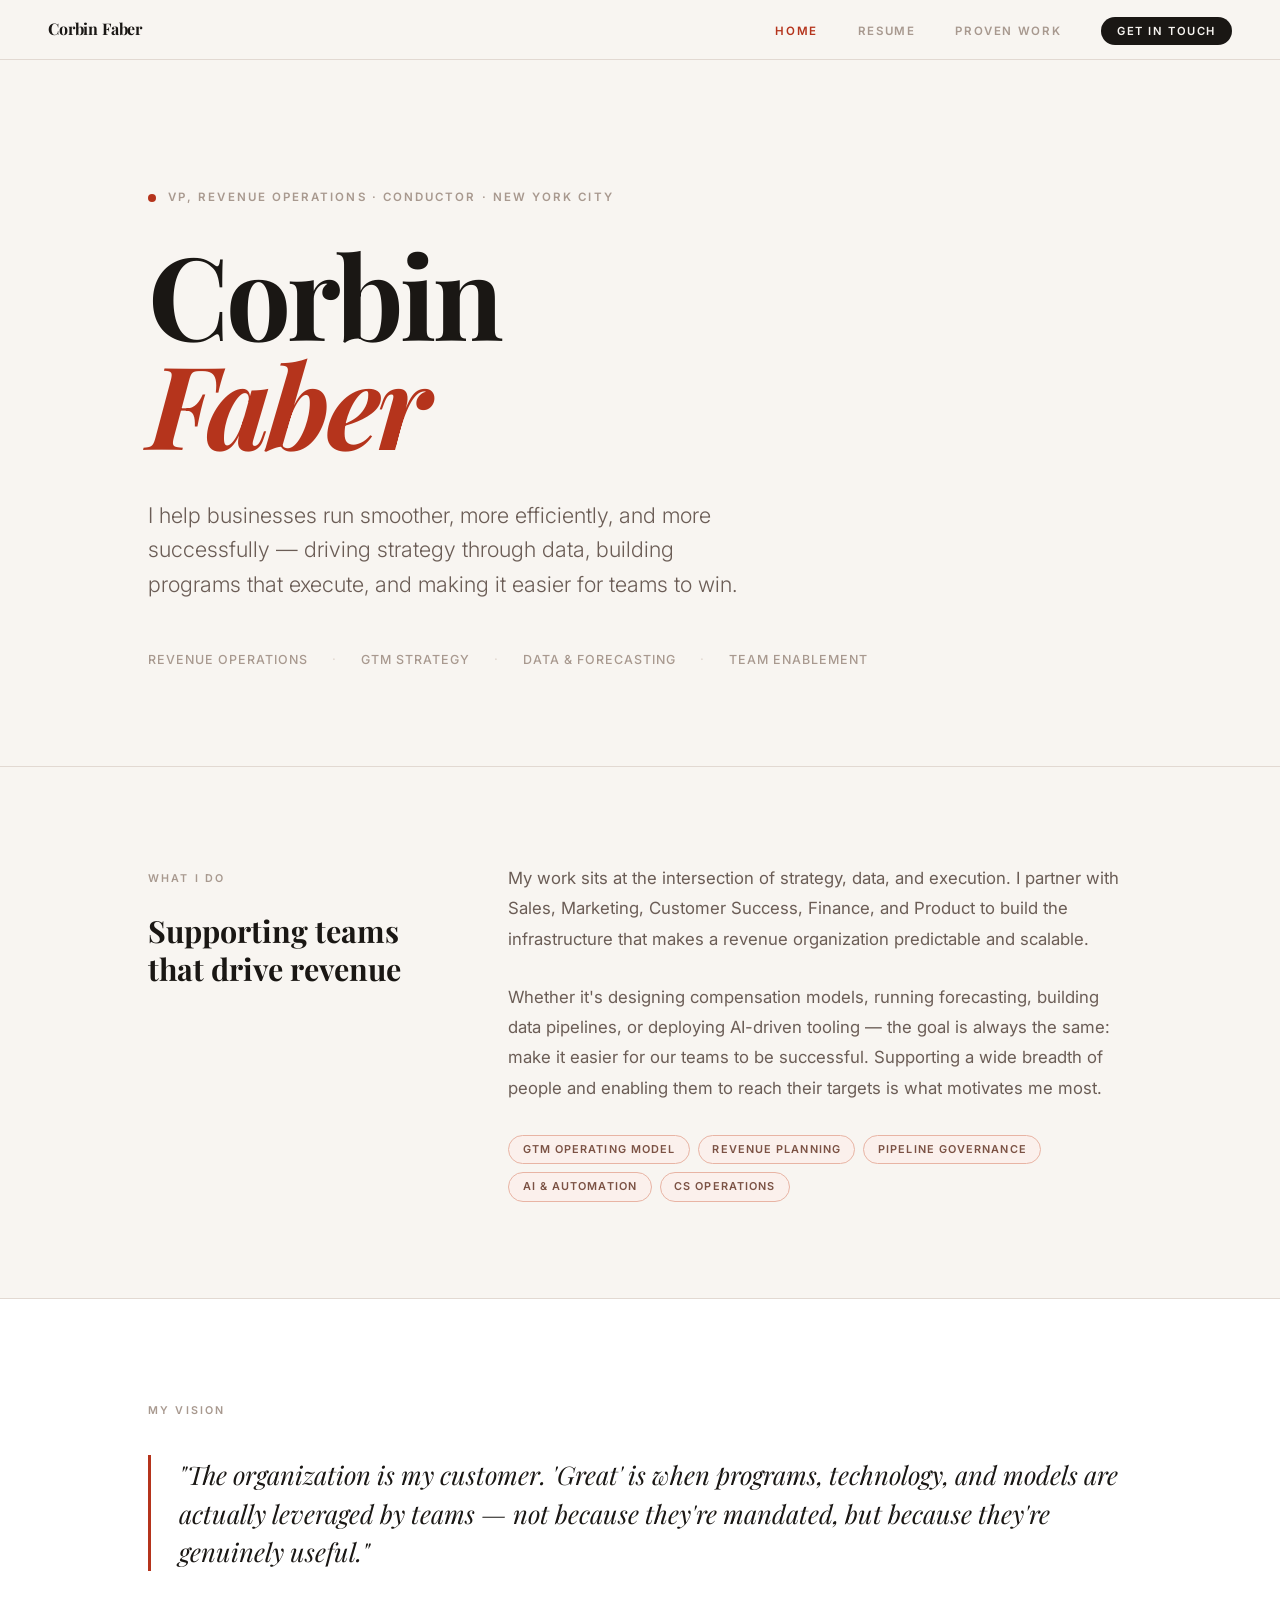
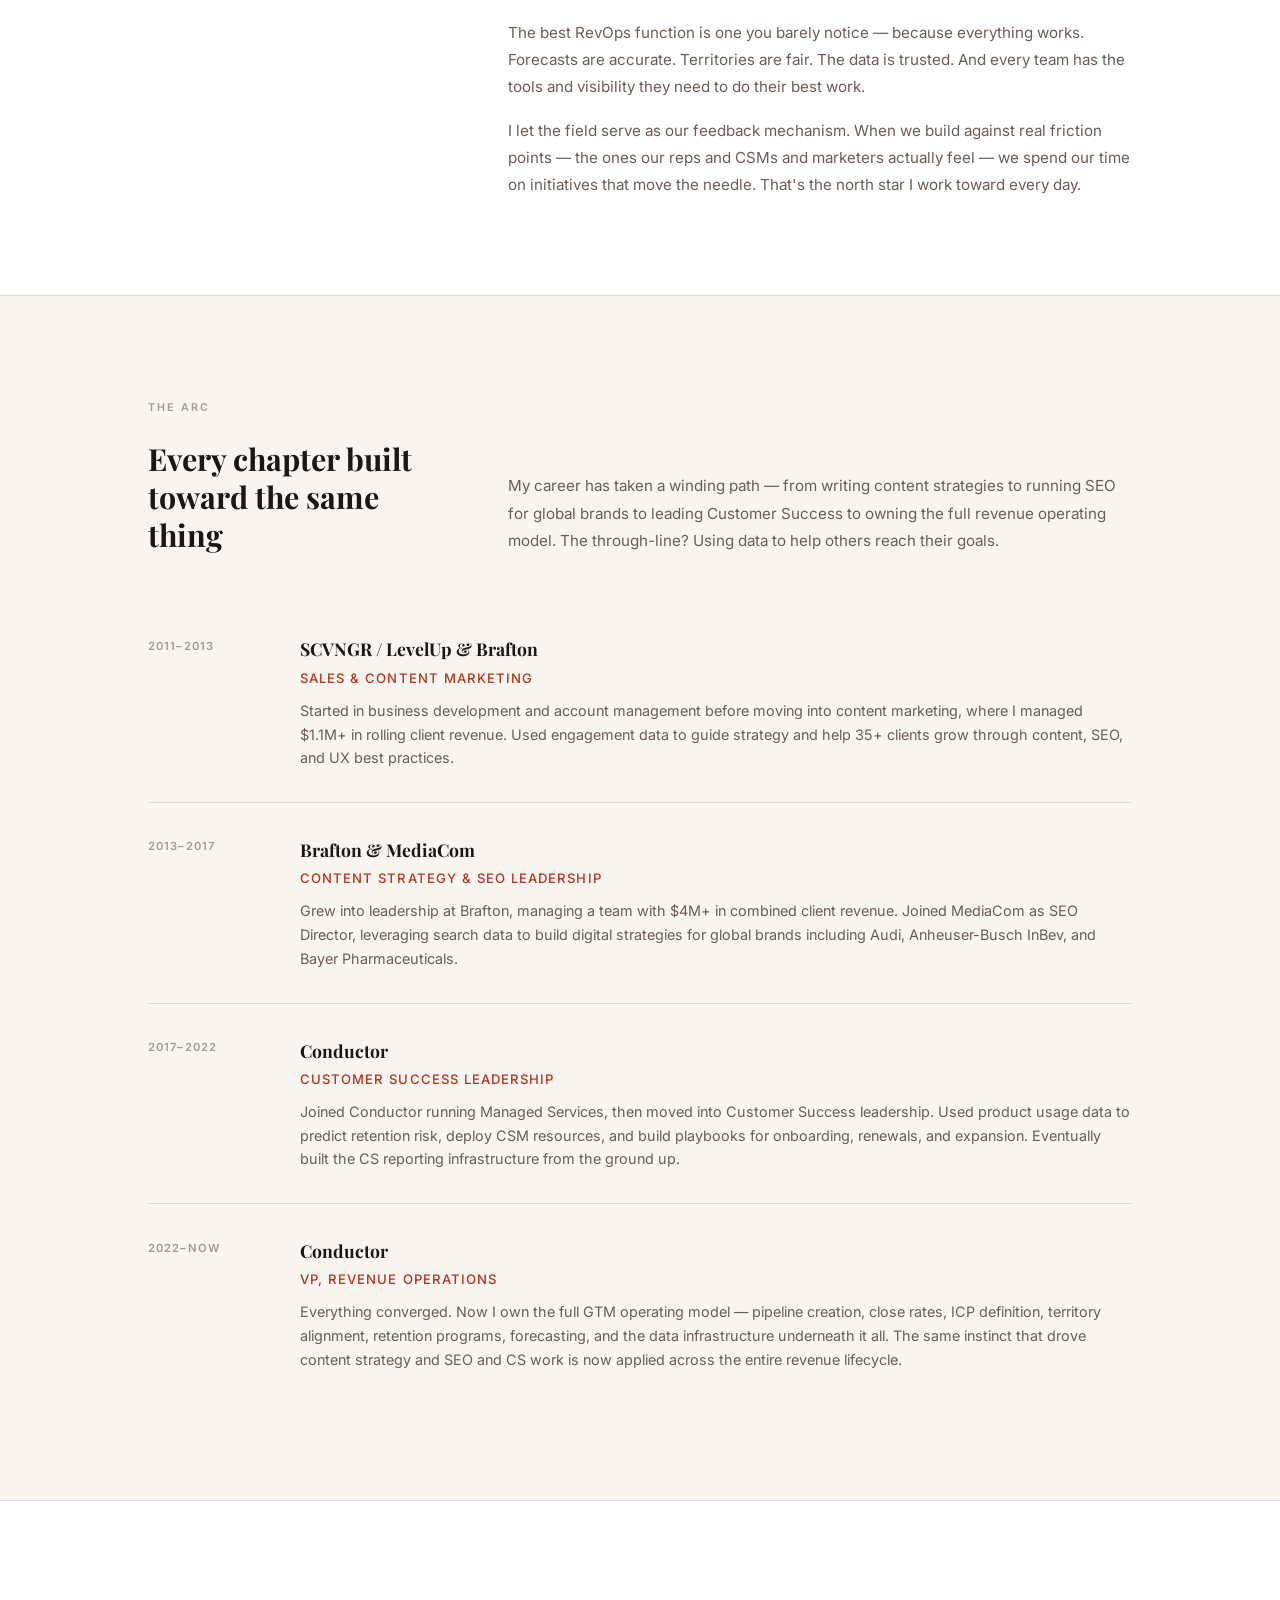
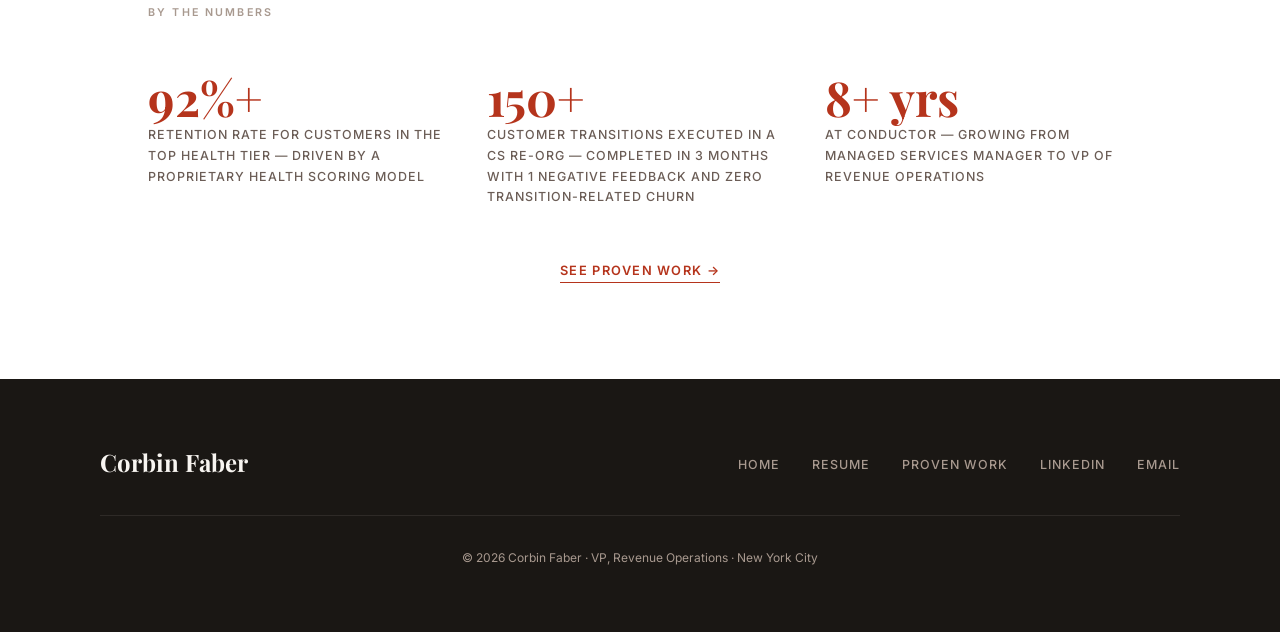
<file: index.html>
<!DOCTYPE html>
<html lang="en">
<head>
  <meta charset="UTF-8" />
  <meta name="viewport" content="width=device-width, initial-scale=1.0" />
  <title>Corbin Faber – VP, Revenue Operations</title>
  <meta name="description" content="Revenue Operations leader helping businesses run smoother, more efficiently, and more successfully." />
  <link rel="stylesheet" href="style.css" />
</head>
<body>

<!-- NAV -->
<nav>
  <a class="nav-brand" href="index.html">Corbin Faber</a>
  <ul class="nav-links">
    <li><a href="index.html" class="active">Home</a></li>
    <li><a href="resume.html">Resume</a></li>
    <li><a href="work.html">Proven Work</a></li>
    <li><a href="mailto:corbinfaber1@gmail.com" class="nav-cta">Get in Touch</a></li>
  </ul>
</nav>

<div class="page">

  <!-- HERO -->
  <section class="hero">
    <div class="container">
      <div class="hero-eyebrow">
        <div class="dot"></div>
        <span>VP, Revenue Operations · Conductor · New York City</span>
      </div>
      <h1 class="hero-name">
        Corbin<br><em>Faber</em>
      </h1>
      <p class="hero-tagline">
        I help businesses run smoother, more efficiently, and more successfully — driving strategy through data, building programs that execute, and making it easier for teams to win.
      </p>
      <div class="hero-meta">
        <span>Revenue Operations</span>
        <span class="sep">·</span>
        <span>GTM Strategy</span>
        <span class="sep">·</span>
        <span>Data & Forecasting</span>
        <span class="sep">·</span>
        <span>Team Enablement</span>
      </div>
    </div>
  </section>

  <!-- WHAT I DO -->
  <section class="section">
    <div class="container">
      <div class="grid-2">
        <div>
          <span class="section-label">What I Do</span>
          <h2 style="font-family:'Playfair Display',serif; font-size:1.9rem; font-weight:700; line-height:1.25; color:var(--text); margin-top:0.25rem;">
            Supporting teams that drive revenue
          </h2>
        </div>
        <div>
          <p style="font-size:1.05rem; color:var(--text-2); line-height:1.8; margin-bottom:1.75rem;">
            My work sits at the intersection of strategy, data, and execution. I partner with Sales, Marketing, Customer Success, Finance, and Product to build the infrastructure that makes a revenue organization predictable and scalable.
          </p>
          <p style="font-size:1.05rem; color:var(--text-2); line-height:1.8; margin-bottom:2rem;">
            Whether it's designing compensation models, running forecasting, building data pipelines, or deploying AI-driven tooling — the goal is always the same: make it easier for our teams to be successful. Supporting a wide breadth of people and enabling them to reach their targets is what motivates me most.
          </p>
          <div style="display:flex; flex-wrap:wrap; gap:0.5rem;">
            <span class="pill">GTM Operating Model</span>
            <span class="pill">Revenue Planning</span>
            <span class="pill">Pipeline Governance</span>
            <span class="pill">AI & Automation</span>
            <span class="pill">CS Operations</span>
          </div>
        </div>
      </div>
    </div>
  </section>

  <!-- VISION -->
  <section class="section" style="background:var(--surface);">
    <div class="container">
      <span class="section-label">My Vision</span>
      <div class="pullquote" style="margin-top:1rem;">
        <p>"The organization is my customer. 'Great' is when programs, technology, and models are actually leveraged by teams — not because they're mandated, but because they're genuinely useful."</p>
      </div>
      <div class="grid-2" style="margin-top:3rem;">
        <div></div>
        <div>
          <p style="font-size:0.95rem; color:var(--text-2); line-height:1.8; margin-bottom:1rem;">
            The best RevOps function is one you barely notice — because everything works. Forecasts are accurate. Territories are fair. The data is trusted. And every team has the tools and visibility they need to do their best work.
          </p>
          <p style="font-size:0.95rem; color:var(--text-2); line-height:1.8;">
            I let the field serve as our feedback mechanism. When we build against real friction points — the ones our reps and CSMs and marketers actually feel — we spend our time on initiatives that move the needle. That's the north star I work toward every day.
          </p>
        </div>
      </div>
    </div>
  </section>

  <!-- THE ARC -->
  <section class="section">
    <div class="container">
      <div class="grid-2" style="margin-bottom:3rem;">
        <div>
          <span class="section-label">The Arc</span>
          <h2 style="font-family:'Playfair Display',serif; font-size:1.9rem; font-weight:700; line-height:1.25; color:var(--text); margin-top:0.25rem;">
            Every chapter built toward the same thing
          </h2>
        </div>
        <p style="font-size:0.95rem; color:var(--text-2); line-height:1.8; align-self:end;">
          My career has taken a winding path — from writing content strategies to running SEO for global brands to leading Customer Success to owning the full revenue operating model. The through-line? Using data to help others reach their goals.
        </p>
      </div>

      <div class="arc-item">
        <div class="arc-year">2011–2013</div>
        <div>
          <div class="arc-company">SCVNGR / LevelUp &amp; Brafton</div>
          <div class="arc-role">Sales &amp; Content Marketing</div>
          <div class="arc-desc">Started in business development and account management before moving into content marketing, where I managed $1.1M+ in rolling client revenue. Used engagement data to guide strategy and help 35+ clients grow through content, SEO, and UX best practices.</div>
        </div>
      </div>

      <div class="arc-item">
        <div class="arc-year">2013–2017</div>
        <div>
          <div class="arc-company">Brafton &amp; MediaCom</div>
          <div class="arc-role">Content Strategy &amp; SEO Leadership</div>
          <div class="arc-desc">Grew into leadership at Brafton, managing a team with $4M+ in combined client revenue. Joined MediaCom as SEO Director, leveraging search data to build digital strategies for global brands including Audi, Anheuser-Busch InBev, and Bayer Pharmaceuticals.</div>
        </div>
      </div>

      <div class="arc-item">
        <div class="arc-year">2017–2022</div>
        <div>
          <div class="arc-company">Conductor</div>
          <div class="arc-role">Customer Success Leadership</div>
          <div class="arc-desc">Joined Conductor running Managed Services, then moved into Customer Success leadership. Used product usage data to predict retention risk, deploy CSM resources, and build playbooks for onboarding, renewals, and expansion. Eventually built the CS reporting infrastructure from the ground up.</div>
        </div>
      </div>

      <div class="arc-item">
        <div class="arc-year">2022–Now</div>
        <div>
          <div class="arc-company">Conductor</div>
          <div class="arc-role">VP, Revenue Operations</div>
          <div class="arc-desc">Everything converged. Now I own the full GTM operating model — pipeline creation, close rates, ICP definition, territory alignment, retention programs, forecasting, and the data infrastructure underneath it all. The same instinct that drove content strategy and SEO and CS work is now applied across the entire revenue lifecycle.</div>
        </div>
      </div>

    </div>
  </section>

  <!-- STATS / QUICK WINS -->
  <section class="section" style="background:var(--surface);">
    <div class="container">
      <span class="section-label">By the Numbers</span>
      <div class="grid-3" style="margin-top:2rem;">
        <div class="stat">
          <div class="stat-number">92%+</div>
          <div class="stat-label">Retention rate for customers in the top health tier — driven by a proprietary health scoring model</div>
        </div>
        <div class="stat">
          <div class="stat-number">150+</div>
          <div class="stat-label">Customer transitions executed in a CS re-org — completed in 3 months with 1 negative feedback and zero transition-related churn</div>
        </div>
        <div class="stat">
          <div class="stat-number">8+ yrs</div>
          <div class="stat-label">At Conductor — growing from Managed Services Manager to VP of Revenue Operations</div>
        </div>
      </div>
      <div style="margin-top:3rem; text-align:center;">
        <a href="work.html" style="display:inline-flex; align-items:center; gap:0.5rem; font-size:0.8rem; font-weight:600; letter-spacing:0.1em; text-transform:uppercase; color:var(--red); border-bottom:1px solid var(--red); padding-bottom:0.1rem;">
          See Proven Work →
        </a>
      </div>
    </div>
  </section>

</div>

<!-- FOOTER -->
<footer>
  <div class="footer-inner">
    <div class="footer-brand">Corbin Faber</div>
    <ul class="footer-links">
      <li><a href="index.html">Home</a></li>
      <li><a href="resume.html">Resume</a></li>
      <li><a href="work.html">Proven Work</a></li>
      <li><a href="https://www.linkedin.com/in/corbinfaber" target="_blank" rel="noopener">LinkedIn</a></li>
      <li><a href="mailto:corbinfaber1@gmail.com">Email</a></li>
    </ul>
  </div>
  <div class="footer-copy">© 2026 Corbin Faber · VP, Revenue Operations · New York City</div>
</footer>

</body>
</html>
</file>
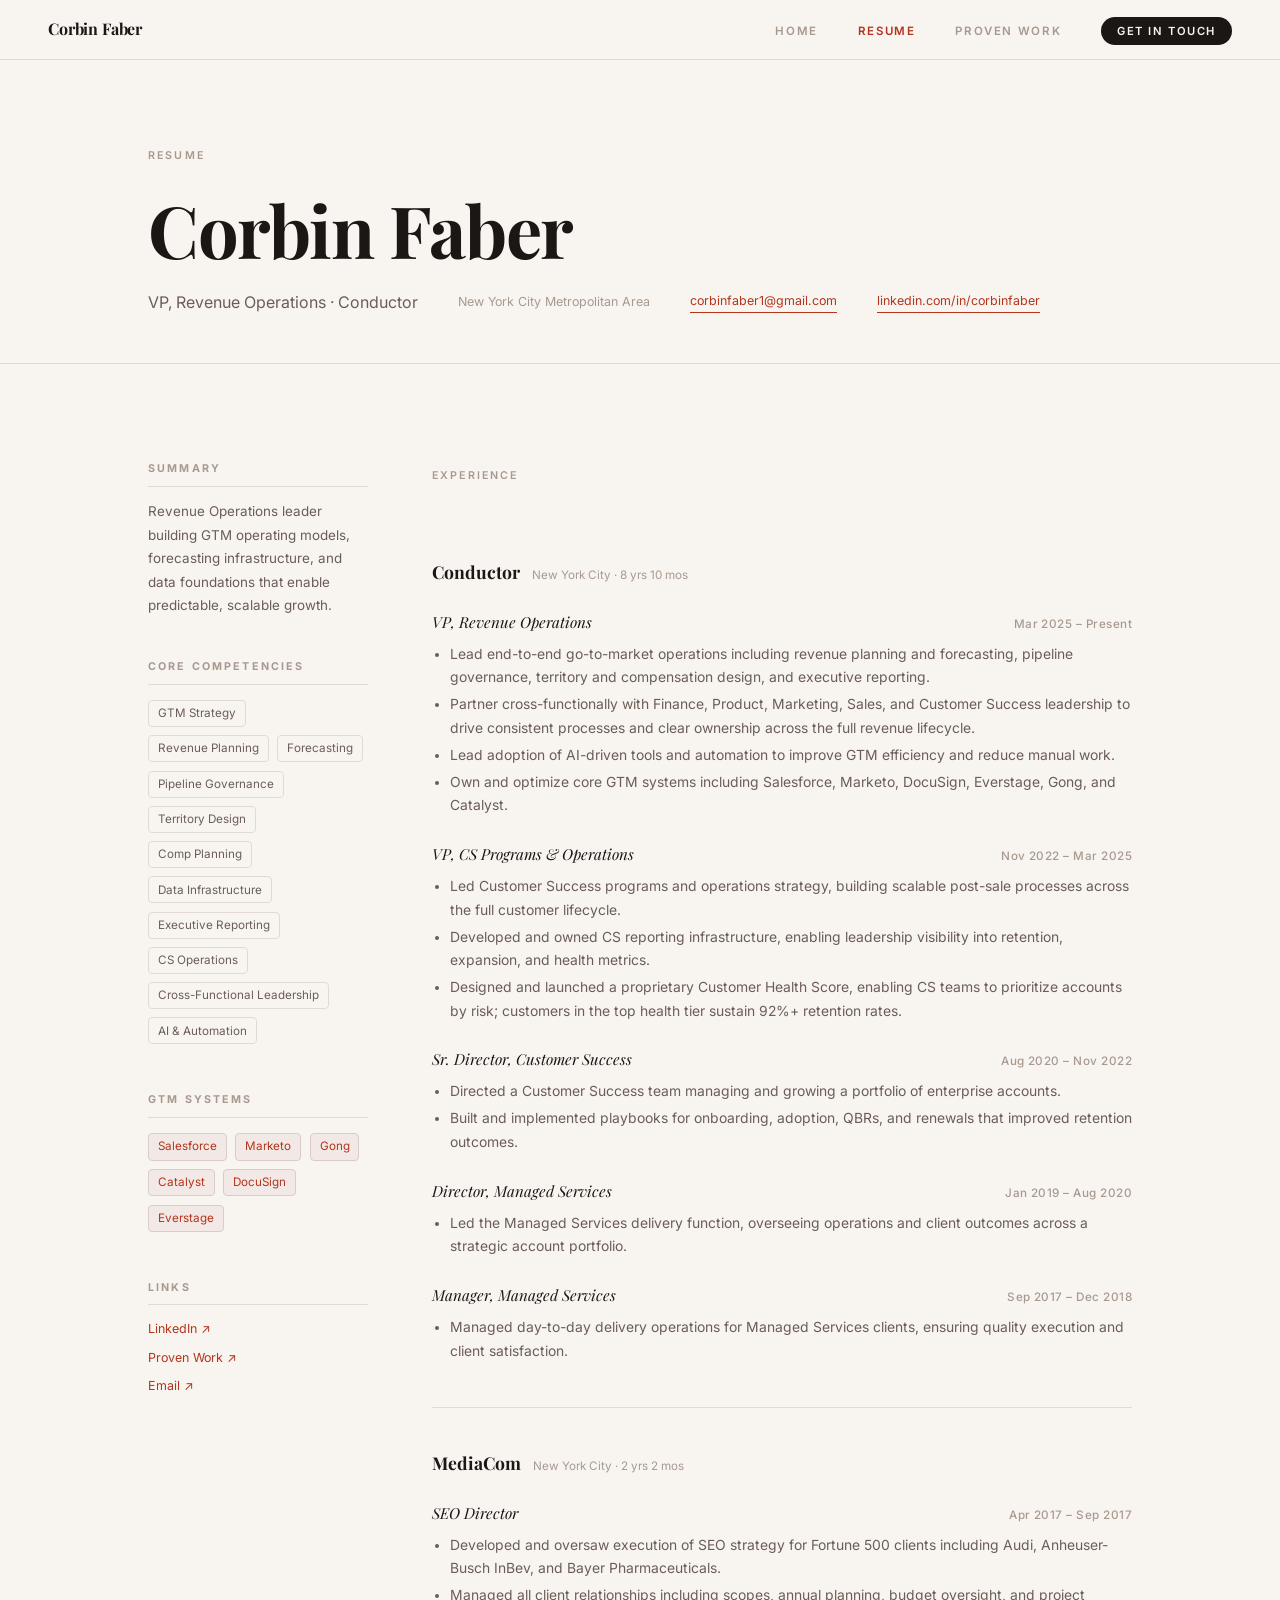
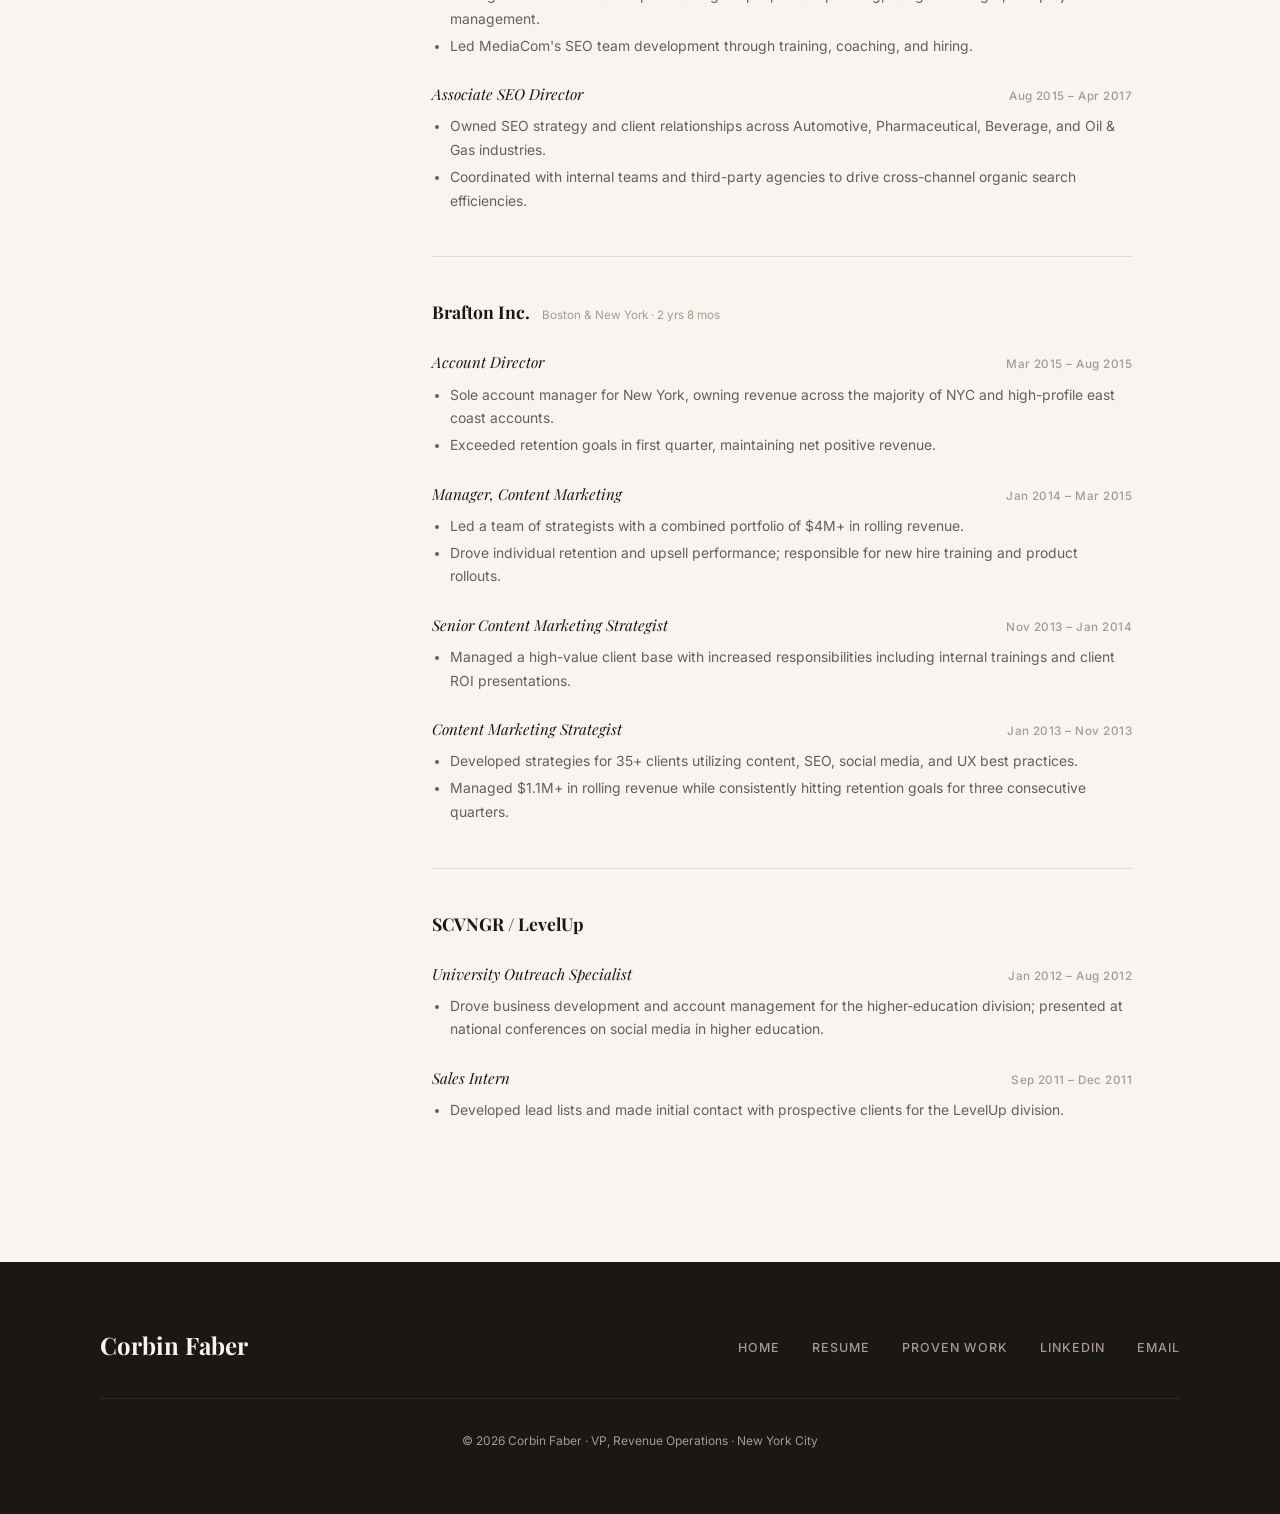
<file: resume.html>
<!DOCTYPE html>
<html lang="en">
<head>
  <meta charset="UTF-8" />
  <meta name="viewport" content="width=device-width, initial-scale=1.0" />
  <title>Resume – Corbin Faber</title>
  <meta name="description" content="Full resume for Corbin Faber, VP of Revenue Operations." />
  <link rel="stylesheet" href="style.css" />
</head>
<body>

<!-- NAV -->
<nav>
  <a class="nav-brand" href="index.html">Corbin Faber</a>
  <ul class="nav-links">
    <li><a href="index.html">Home</a></li>
    <li><a href="resume.html" class="active">Resume</a></li>
    <li><a href="work.html">Proven Work</a></li>
    <li><a href="mailto:corbinfaber1@gmail.com" class="nav-cta">Get in Touch</a></li>
  </ul>
</nav>

<div class="page">

  <!-- PAGE HEADER -->
  <section style="padding:5rem 0 3rem; border-bottom:1px solid var(--border);">
    <div class="container">
      <span class="section-label">Resume</span>
      <h1 style="font-family:'Playfair Display',serif; font-size:clamp(2.5rem,6vw,4.5rem); font-weight:700; line-height:1; letter-spacing:-0.02em; color:var(--text); margin:0.5rem 0 1.5rem;">
        Corbin Faber
      </h1>
      <div style="display:flex; flex-wrap:wrap; gap:1rem 2.5rem; align-items:center;">
        <span style="font-size:1rem; color:var(--text-2);">VP, Revenue Operations · Conductor</span>
        <span style="font-size:0.78rem; color:var(--text-3);">New York City Metropolitan Area</span>
        <a href="mailto:corbinfaber1@gmail.com" style="font-size:0.78rem; color:var(--red); border-bottom:1px solid var(--red);">corbinfaber1@gmail.com</a>
        <a href="https://www.linkedin.com/in/corbinfaber" target="_blank" rel="noopener" style="font-size:0.78rem; color:var(--red); border-bottom:1px solid var(--red);">linkedin.com/in/corbinfaber</a>
      </div>
    </div>
  </section>

  <!-- RESUME BODY -->
  <section class="section" style="border-bottom:none;">
    <div class="container">
      <div class="resume-grid">

        <!-- SIDEBAR -->
        <aside class="resume-sidebar">

          <div class="sidebar-section">
            <div class="sidebar-heading">Summary</div>
            <p style="font-size:0.84rem; color:var(--text-2); line-height:1.75;">
              Revenue Operations leader building GTM operating models, forecasting infrastructure, and data foundations that enable predictable, scalable growth.
            </p>
          </div>

          <div class="sidebar-section">
            <div class="sidebar-heading">Core Competencies</div>
            <div>
              <span class="competency-tag">GTM Strategy</span>
              <span class="competency-tag">Revenue Planning</span>
              <span class="competency-tag">Forecasting</span>
              <span class="competency-tag">Pipeline Governance</span>
              <span class="competency-tag">Territory Design</span>
              <span class="competency-tag">Comp Planning</span>
              <span class="competency-tag">Data Infrastructure</span>
              <span class="competency-tag">Executive Reporting</span>
              <span class="competency-tag">CS Operations</span>
              <span class="competency-tag">Cross-Functional Leadership</span>
              <span class="competency-tag">AI &amp; Automation</span>
            </div>
          </div>

          <div class="sidebar-section">
            <div class="sidebar-heading">GTM Systems</div>
            <div>
              <span class="system-tag">Salesforce</span>
              <span class="system-tag">Marketo</span>
              <span class="system-tag">Gong</span>
              <span class="system-tag">Catalyst</span>
              <span class="system-tag">DocuSign</span>
              <span class="system-tag">Everstage</span>
            </div>
          </div>

          <div class="sidebar-section">
            <div class="sidebar-heading">Links</div>
            <div style="display:flex; flex-direction:column; gap:0.5rem;">
              <a href="https://www.linkedin.com/in/corbinfaber" target="_blank" rel="noopener" style="font-size:0.78rem; color:var(--red);">LinkedIn ↗</a>
              <a href="work.html" style="font-size:0.78rem; color:var(--red);">Proven Work ↗</a>
              <a href="mailto:corbinfaber1@gmail.com" style="font-size:0.78rem; color:var(--red);">Email ↗</a>
            </div>
          </div>

        </aside>

        <!-- MAIN -->
        <main>

          <!-- EXPERIENCE -->
          <div style="margin-bottom:0.75rem;">
            <span class="section-label">Experience</span>
          </div>

          <!-- Conductor -->
          <div class="exp-block">
            <div class="exp-company">
              Conductor
              <span class="exp-company-meta">New York City · 8 yrs 10 mos</span>
            </div>

            <div class="role-entry" style="margin-top:1.5rem;">
              <div class="role-row">
                <span class="role-name">VP, Revenue Operations</span>
                <span class="role-dates">Mar 2025 – Present</span>
              </div>
              <ul class="role-bullets">
                <li>Lead end-to-end go-to-market operations including revenue planning and forecasting, pipeline governance, territory and compensation design, and executive reporting.</li>
                <li>Partner cross-functionally with Finance, Product, Marketing, Sales, and Customer Success leadership to drive consistent processes and clear ownership across the full revenue lifecycle.</li>
                <li>Lead adoption of AI-driven tools and automation to improve GTM efficiency and reduce manual work.</li>
                <li>Own and optimize core GTM systems including Salesforce, Marketo, DocuSign, Everstage, Gong, and Catalyst.</li>
              </ul>
            </div>

            <div class="role-entry">
              <div class="role-row">
                <span class="role-name">VP, CS Programs &amp; Operations</span>
                <span class="role-dates">Nov 2022 – Mar 2025</span>
              </div>
              <ul class="role-bullets">
                <li>Led Customer Success programs and operations strategy, building scalable post-sale processes across the full customer lifecycle.</li>
                <li>Developed and owned CS reporting infrastructure, enabling leadership visibility into retention, expansion, and health metrics.</li>
                <li>Designed and launched a proprietary Customer Health Score, enabling CS teams to prioritize accounts by risk; customers in the top health tier sustain 92%+ retention rates.</li>
              </ul>
            </div>

            <div class="role-entry">
              <div class="role-row">
                <span class="role-name">Sr. Director, Customer Success</span>
                <span class="role-dates">Aug 2020 – Nov 2022</span>
              </div>
              <ul class="role-bullets">
                <li>Directed a Customer Success team managing and growing a portfolio of enterprise accounts.</li>
                <li>Built and implemented playbooks for onboarding, adoption, QBRs, and renewals that improved retention outcomes.</li>
              </ul>
            </div>

            <div class="role-entry">
              <div class="role-row">
                <span class="role-name">Director, Managed Services</span>
                <span class="role-dates">Jan 2019 – Aug 2020</span>
              </div>
              <ul class="role-bullets">
                <li>Led the Managed Services delivery function, overseeing operations and client outcomes across a strategic account portfolio.</li>
              </ul>
            </div>

            <div class="role-entry">
              <div class="role-row">
                <span class="role-name">Manager, Managed Services</span>
                <span class="role-dates">Sep 2017 – Dec 2018</span>
              </div>
              <ul class="role-bullets">
                <li>Managed day-to-day delivery operations for Managed Services clients, ensuring quality execution and client satisfaction.</li>
              </ul>
            </div>
          </div>

          <!-- MediaCom -->
          <div class="exp-block">
            <div class="exp-company">
              MediaCom
              <span class="exp-company-meta">New York City · 2 yrs 2 mos</span>
            </div>

            <div class="role-entry" style="margin-top:1.5rem;">
              <div class="role-row">
                <span class="role-name">SEO Director</span>
                <span class="role-dates">Apr 2017 – Sep 2017</span>
              </div>
              <ul class="role-bullets">
                <li>Developed and oversaw execution of SEO strategy for Fortune 500 clients including Audi, Anheuser-Busch InBev, and Bayer Pharmaceuticals.</li>
                <li>Managed all client relationships including scopes, annual planning, budget oversight, and project management.</li>
                <li>Led MediaCom's SEO team development through training, coaching, and hiring.</li>
              </ul>
            </div>

            <div class="role-entry">
              <div class="role-row">
                <span class="role-name">Associate SEO Director</span>
                <span class="role-dates">Aug 2015 – Apr 2017</span>
              </div>
              <ul class="role-bullets">
                <li>Owned SEO strategy and client relationships across Automotive, Pharmaceutical, Beverage, and Oil &amp; Gas industries.</li>
                <li>Coordinated with internal teams and third-party agencies to drive cross-channel organic search efficiencies.</li>
              </ul>
            </div>
          </div>

          <!-- Brafton -->
          <div class="exp-block">
            <div class="exp-company">
              Brafton Inc.
              <span class="exp-company-meta">Boston &amp; New York · 2 yrs 8 mos</span>
            </div>

            <div class="role-entry" style="margin-top:1.5rem;">
              <div class="role-row">
                <span class="role-name">Account Director</span>
                <span class="role-dates">Mar 2015 – Aug 2015</span>
              </div>
              <ul class="role-bullets">
                <li>Sole account manager for New York, owning revenue across the majority of NYC and high-profile east coast accounts.</li>
                <li>Exceeded retention goals in first quarter, maintaining net positive revenue.</li>
              </ul>
            </div>

            <div class="role-entry">
              <div class="role-row">
                <span class="role-name">Manager, Content Marketing</span>
                <span class="role-dates">Jan 2014 – Mar 2015</span>
              </div>
              <ul class="role-bullets">
                <li>Led a team of strategists with a combined portfolio of $4M+ in rolling revenue.</li>
                <li>Drove individual retention and upsell performance; responsible for new hire training and product rollouts.</li>
              </ul>
            </div>

            <div class="role-entry">
              <div class="role-row">
                <span class="role-name">Senior Content Marketing Strategist</span>
                <span class="role-dates">Nov 2013 – Jan 2014</span>
              </div>
              <ul class="role-bullets">
                <li>Managed a high-value client base with increased responsibilities including internal trainings and client ROI presentations.</li>
              </ul>
            </div>

            <div class="role-entry">
              <div class="role-row">
                <span class="role-name">Content Marketing Strategist</span>
                <span class="role-dates">Jan 2013 – Nov 2013</span>
              </div>
              <ul class="role-bullets">
                <li>Developed strategies for 35+ clients utilizing content, SEO, social media, and UX best practices.</li>
                <li>Managed $1.1M+ in rolling revenue while consistently hitting retention goals for three consecutive quarters.</li>
              </ul>
            </div>
          </div>

          <!-- SCVNGR -->
          <div class="exp-block">
            <div class="exp-company">SCVNGR / LevelUp</div>
            <div class="role-entry" style="margin-top:1.5rem;">
              <div class="role-row">
                <span class="role-name">University Outreach Specialist</span>
                <span class="role-dates">Jan 2012 – Aug 2012</span>
              </div>
              <ul class="role-bullets">
                <li>Drove business development and account management for the higher-education division; presented at national conferences on social media in higher education.</li>
              </ul>
            </div>
            <div class="role-entry">
              <div class="role-row">
                <span class="role-name">Sales Intern</span>
                <span class="role-dates">Sep 2011 – Dec 2011</span>
              </div>
              <ul class="role-bullets">
                <li>Developed lead lists and made initial contact with prospective clients for the LevelUp division.</li>
              </ul>
            </div>
          </div>

        </main>
      </div>
    </div>
  </section>

</div>

<!-- FOOTER -->
<footer>
  <div class="footer-inner">
    <div class="footer-brand">Corbin Faber</div>
    <ul class="footer-links">
      <li><a href="index.html">Home</a></li>
      <li><a href="resume.html">Resume</a></li>
      <li><a href="work.html">Proven Work</a></li>
      <li><a href="https://www.linkedin.com/in/corbinfaber" target="_blank" rel="noopener">LinkedIn</a></li>
      <li><a href="mailto:corbinfaber1@gmail.com">Email</a></li>
    </ul>
  </div>
  <div class="footer-copy">© 2026 Corbin Faber · VP, Revenue Operations · New York City</div>
</footer>

</body>
</html>
</file>
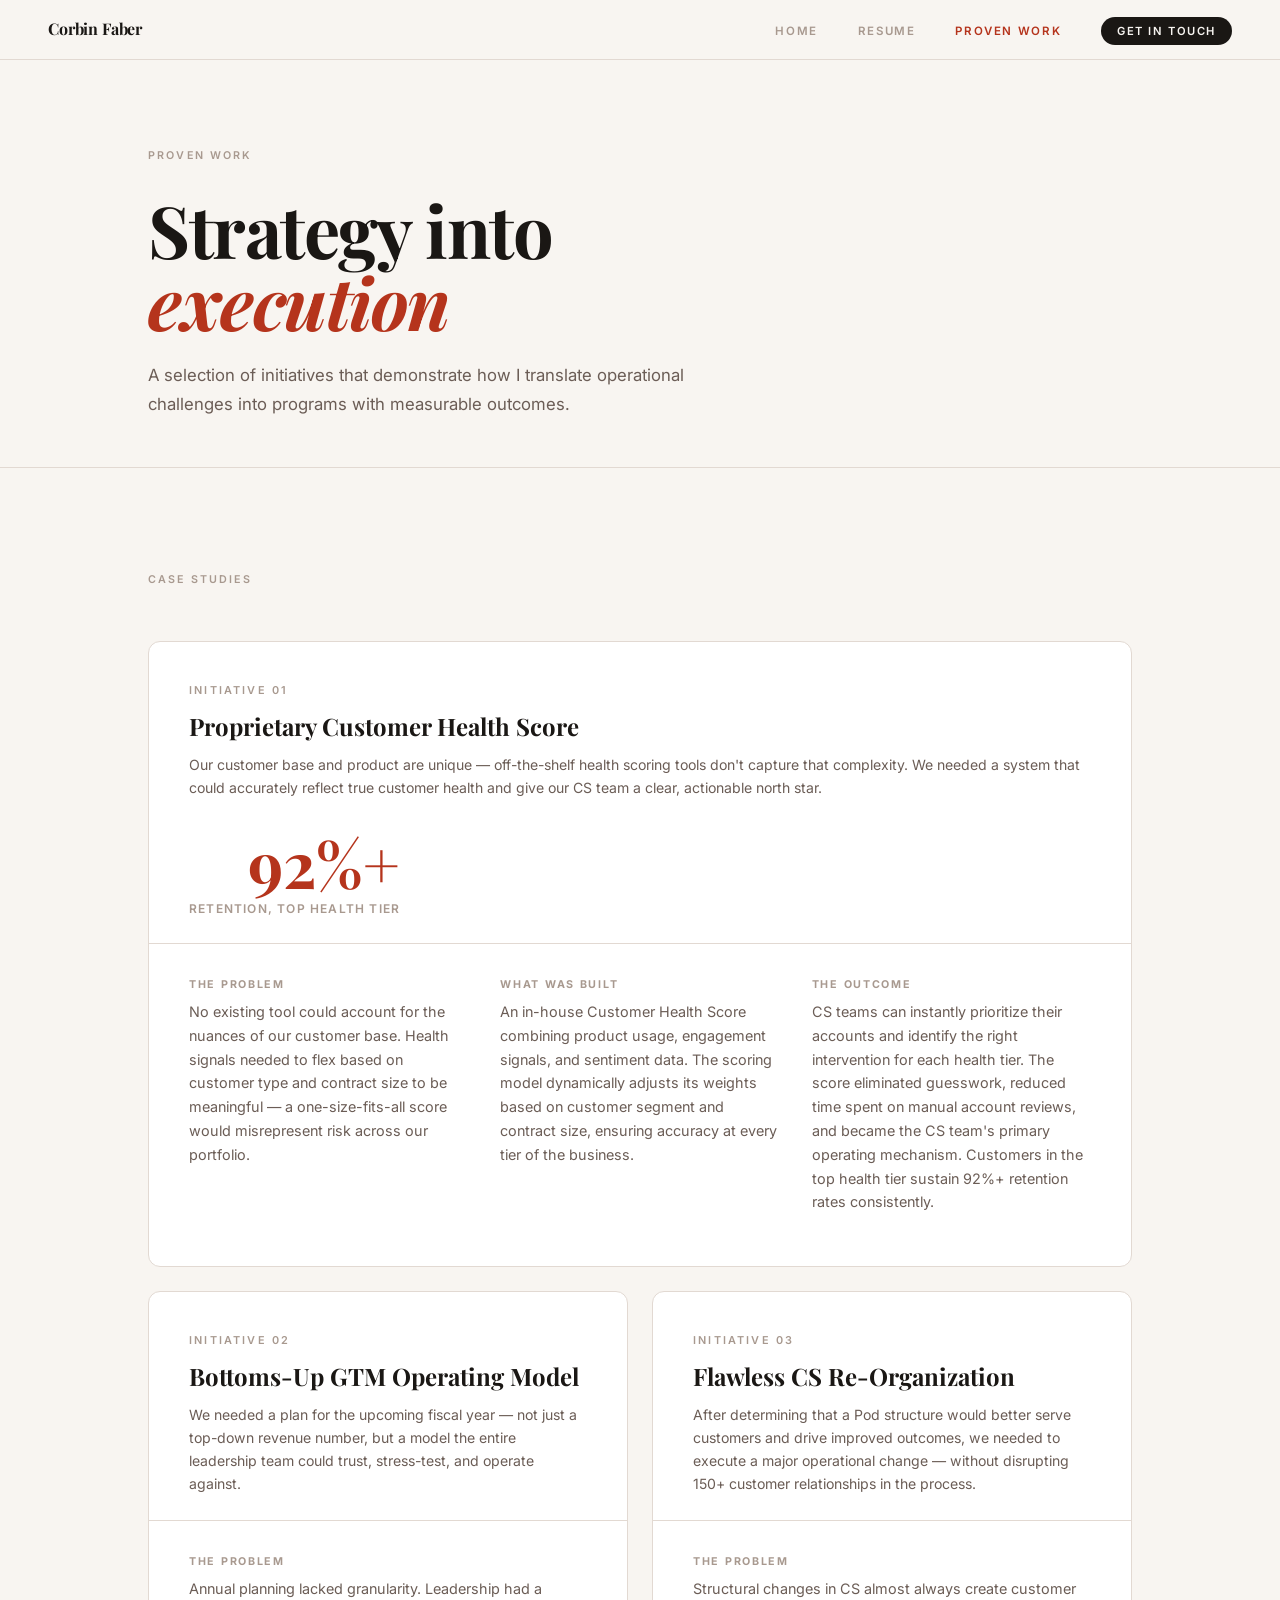
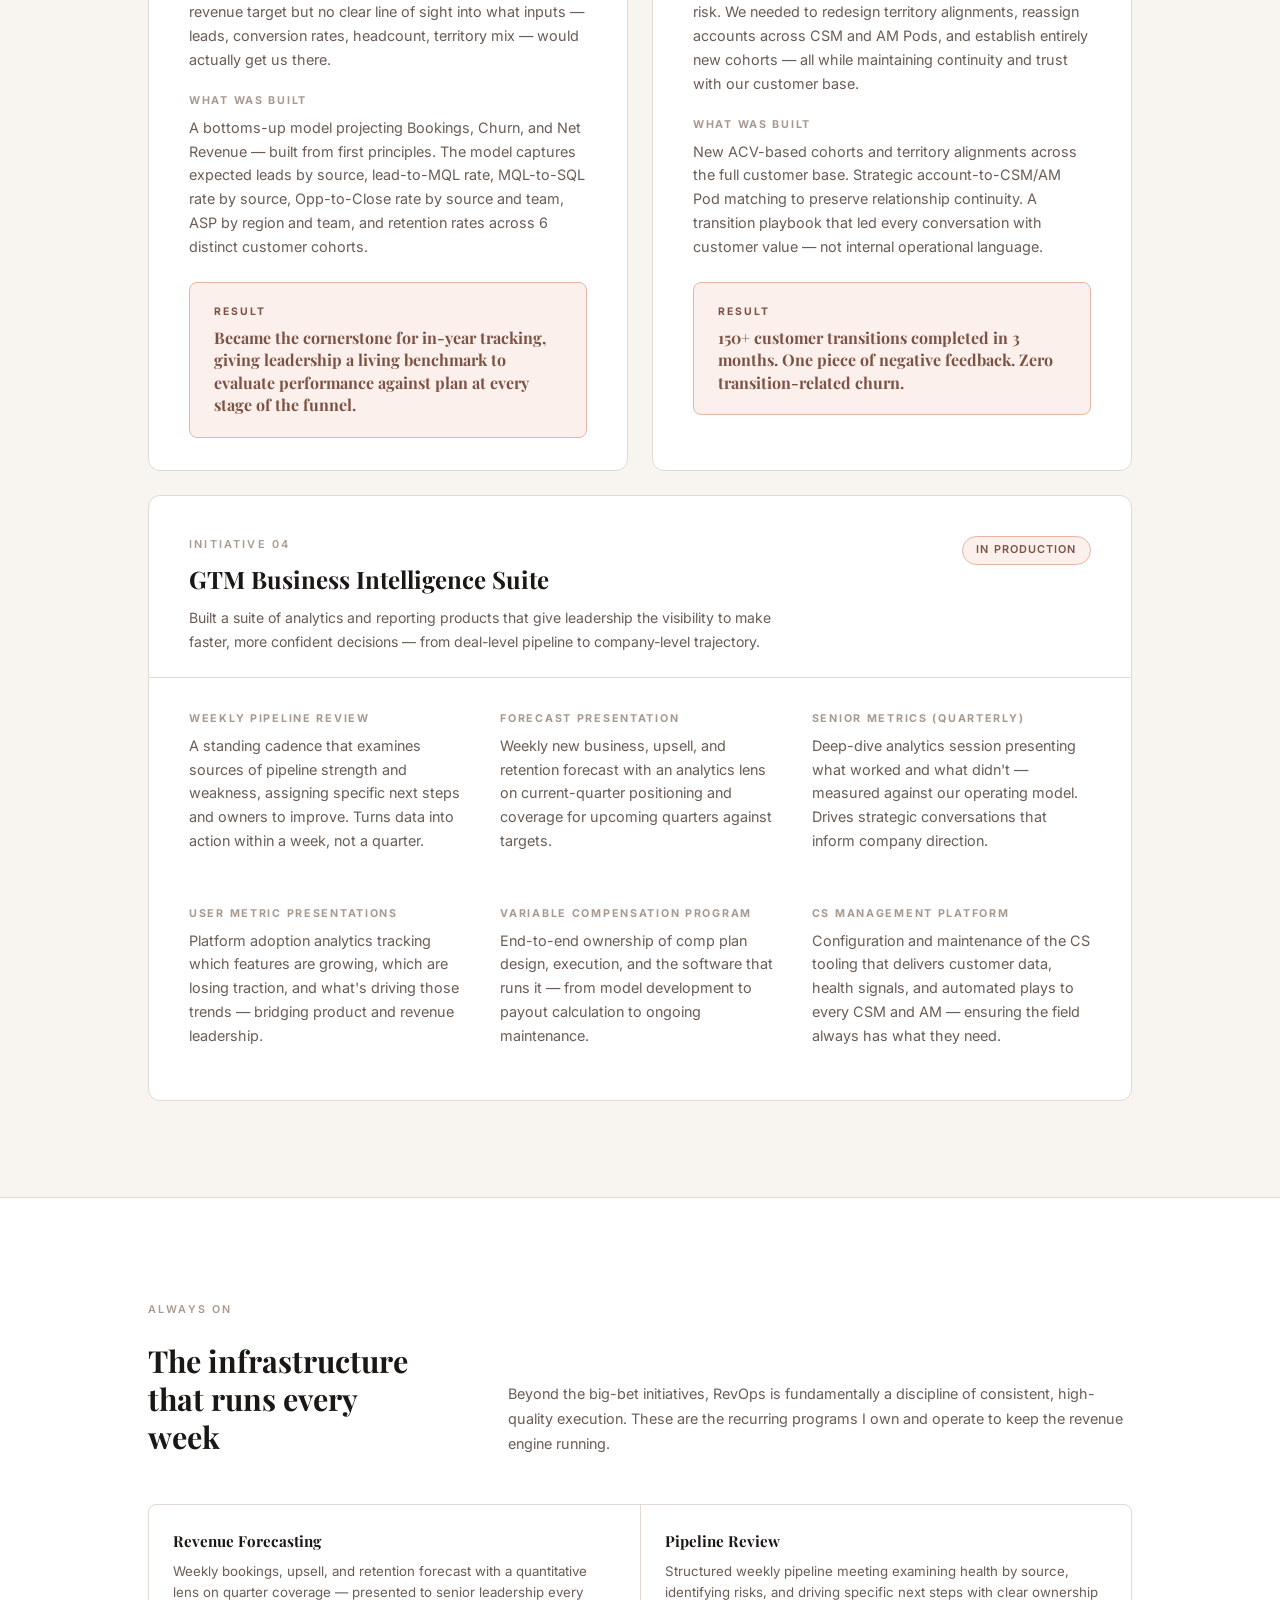
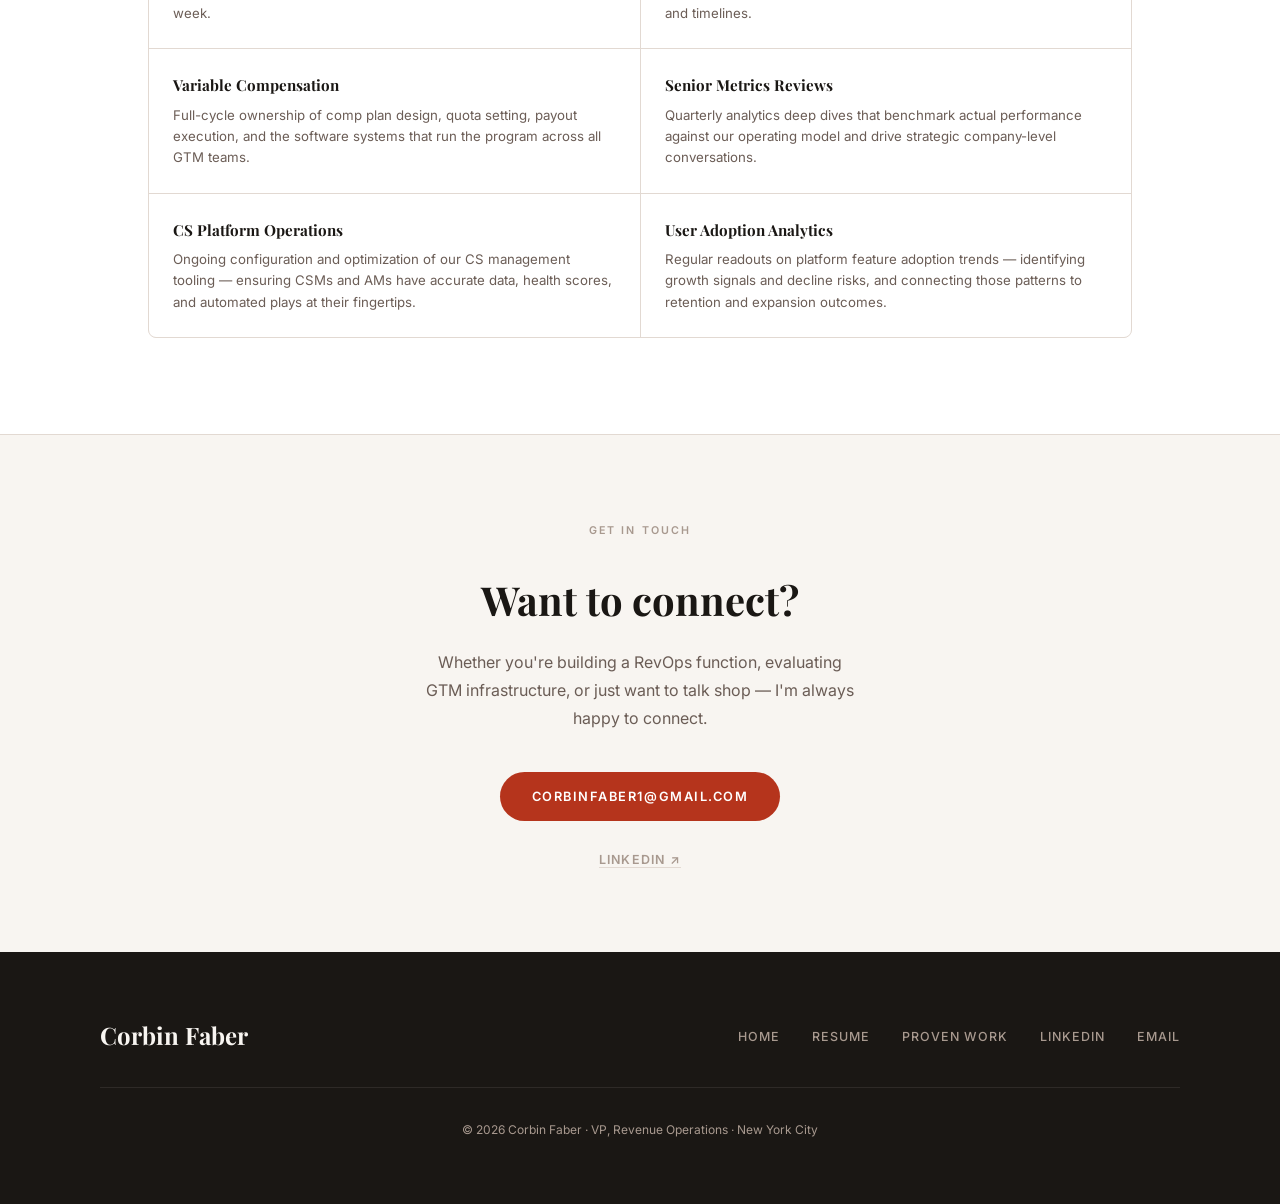
<file: work.html>
<!DOCTYPE html>
<html lang="en">
<head>
  <meta charset="UTF-8" />
  <meta name="viewport" content="width=device-width, initial-scale=1.0" />
  <title>Proven Work – Corbin Faber</title>
  <meta name="description" content="Case studies and proven results from Corbin Faber, VP of Revenue Operations." />
  <link rel="stylesheet" href="style.css" />
</head>
<body>

<!-- NAV -->
<nav>
  <a class="nav-brand" href="index.html">Corbin Faber</a>
  <ul class="nav-links">
    <li><a href="index.html">Home</a></li>
    <li><a href="resume.html">Resume</a></li>
    <li><a href="work.html" class="active">Proven Work</a></li>
    <li><a href="mailto:corbinfaber1@gmail.com" class="nav-cta">Get in Touch</a></li>
  </ul>
</nav>

<div class="page">

  <!-- PAGE HEADER -->
  <section style="padding:5rem 0 3rem; border-bottom:1px solid var(--border);">
    <div class="container">
      <span class="section-label">Proven Work</span>
      <h1 style="font-family:'Playfair Display',serif; font-size:clamp(2.5rem,6vw,4.5rem); font-weight:700; line-height:1; letter-spacing:-0.02em; color:var(--text); margin:0.5rem 0 1.5rem;">
        Strategy into<br><em style="color:var(--red);">execution</em>
      </h1>
      <p style="font-size:1.05rem; color:var(--text-2); max-width:580px; line-height:1.75;">
        A selection of initiatives that demonstrate how I translate operational challenges into programs with measurable outcomes.
      </p>
    </div>
  </section>

  <!-- CASE STUDIES -->
  <section class="section">
    <div class="container">
      <span class="section-label">Case Studies</span>

      <div style="display:grid; grid-template-columns:1fr 1fr; gap:1.5rem; margin-top:2rem;">

        <!-- Case 1: Health Score -->
        <div class="case-card" style="grid-column:1/-1;">
          <div class="case-card-header">
            <div style="display:flex; justify-content:space-between; align-items:start; gap:2rem; flex-wrap:wrap;">
              <div>
                <div class="case-number">Initiative 01</div>
                <div class="case-title">Proprietary Customer Health Score</div>
                <p class="case-context">
                  Our customer base and product are unique — off-the-shelf health scoring tools don't capture that complexity. We needed a system that could accurately reflect true customer health and give our CS team a clear, actionable north star.
                </p>
              </div>
              <div style="flex-shrink:0; text-align:right;">
                <div style="font-family:'Playfair Display',serif; font-size:4rem; font-weight:700; line-height:1; color:var(--red);">92%+</div>
                <div style="font-size:0.75rem; font-weight:600; letter-spacing:0.1em; text-transform:uppercase; color:var(--text-3); margin-top:0.25rem;">Retention, Top Health Tier</div>
              </div>
            </div>
          </div>
          <div class="case-card-body">
            <div style="display:grid; grid-template-columns:1fr 1fr 1fr; gap:2rem;">
              <div class="case-block">
                <div class="case-block-label">The Problem</div>
                <div class="case-block-text">No existing tool could account for the nuances of our customer base. Health signals needed to flex based on customer type and contract size to be meaningful — a one-size-fits-all score would misrepresent risk across our portfolio.</div>
              </div>
              <div class="case-block">
                <div class="case-block-label">What Was Built</div>
                <div class="case-block-text">An in-house Customer Health Score combining product usage, engagement signals, and sentiment data. The scoring model dynamically adjusts its weights based on customer segment and contract size, ensuring accuracy at every tier of the business.</div>
              </div>
              <div class="case-block">
                <div class="case-block-label">The Outcome</div>
                <div class="case-block-text">CS teams can instantly prioritize their accounts and identify the right intervention for each health tier. The score eliminated guesswork, reduced time spent on manual account reviews, and became the CS team's primary operating mechanism. Customers in the top health tier sustain 92%+ retention rates consistently.</div>
              </div>
            </div>
          </div>
        </div>

        <!-- Case 2: Bottoms-Up Model -->
        <div class="case-card">
          <div class="case-card-header">
            <div class="case-number">Initiative 02</div>
            <div class="case-title">Bottoms-Up GTM Operating Model</div>
            <p class="case-context">We needed a plan for the upcoming fiscal year — not just a top-down revenue number, but a model the entire leadership team could trust, stress-test, and operate against.</p>
          </div>
          <div class="case-card-body">
            <div class="case-block">
              <div class="case-block-label">The Problem</div>
              <div class="case-block-text">Annual planning lacked granularity. Leadership had a revenue target but no clear line of sight into what inputs — leads, conversion rates, headcount, territory mix — would actually get us there.</div>
            </div>
            <div class="case-block">
              <div class="case-block-label">What Was Built</div>
              <div class="case-block-text">A bottoms-up model projecting Bookings, Churn, and Net Revenue — built from first principles. The model captures expected leads by source, lead-to-MQL rate, MQL-to-SQL rate by source, Opp-to-Close rate by source and team, ASP by region and team, and retention rates across 6 distinct customer cohorts.</div>
            </div>
            <div class="case-result">
              <div class="case-result-label">Result</div>
              <div class="case-result-text">Became the cornerstone for in-year tracking, giving leadership a living benchmark to evaluate performance against plan at every stage of the funnel.</div>
            </div>
          </div>
        </div>

        <!-- Case 3: CS Re-Org -->
        <div class="case-card">
          <div class="case-card-header">
            <div class="case-number">Initiative 03</div>
            <div class="case-title">Flawless CS Re-Organization</div>
            <p class="case-context">After determining that a Pod structure would better serve customers and drive improved outcomes, we needed to execute a major operational change — without disrupting 150+ customer relationships in the process.</p>
          </div>
          <div class="case-card-body">
            <div class="case-block">
              <div class="case-block-label">The Problem</div>
              <div class="case-block-text">Structural changes in CS almost always create customer risk. We needed to redesign territory alignments, reassign accounts across CSM and AM Pods, and establish entirely new cohorts — all while maintaining continuity and trust with our customer base.</div>
            </div>
            <div class="case-block">
              <div class="case-block-label">What Was Built</div>
              <div class="case-block-text">New ACV-based cohorts and territory alignments across the full customer base. Strategic account-to-CSM/AM Pod matching to preserve relationship continuity. A transition playbook that led every conversation with customer value — not internal operational language.</div>
            </div>
            <div class="case-result">
              <div class="case-result-label">Result</div>
              <div class="case-result-text">150+ customer transitions completed in 3 months. One piece of negative feedback. Zero transition-related churn.</div>
            </div>
          </div>
        </div>

        <!-- Case 4: GTM Insight Suite -->
        <div class="case-card" style="grid-column:1/-1;">
          <div class="case-card-header">
            <div style="display:flex; justify-content:space-between; align-items:start; gap:2rem; flex-wrap:wrap;">
              <div>
                <div class="case-number">Initiative 04</div>
                <div class="case-title">GTM Business Intelligence Suite</div>
                <p class="case-context" style="max-width:620px;">Built a suite of analytics and reporting products that give leadership the visibility to make faster, more confident decisions — from deal-level pipeline to company-level trajectory.</p>
              </div>
              <span class="pill" style="flex-shrink:0; align-self:start;">In Production</span>
            </div>
          </div>
          <div class="case-card-body">
            <div style="display:grid; grid-template-columns:repeat(3,1fr); gap:2rem;">
              <div class="case-block">
                <div class="case-block-label">Weekly Pipeline Review</div>
                <div class="case-block-text">A standing cadence that examines sources of pipeline strength and weakness, assigning specific next steps and owners to improve. Turns data into action within a week, not a quarter.</div>
              </div>
              <div class="case-block">
                <div class="case-block-label">Forecast Presentation</div>
                <div class="case-block-text">Weekly new business, upsell, and retention forecast with an analytics lens on current-quarter positioning and coverage for upcoming quarters against targets.</div>
              </div>
              <div class="case-block">
                <div class="case-block-label">Senior Metrics (Quarterly)</div>
                <div class="case-block-text">Deep-dive analytics session presenting what worked and what didn't — measured against our operating model. Drives strategic conversations that inform company direction.</div>
              </div>
              <div class="case-block">
                <div class="case-block-label">User Metric Presentations</div>
                <div class="case-block-text">Platform adoption analytics tracking which features are growing, which are losing traction, and what's driving those trends — bridging product and revenue leadership.</div>
              </div>
              <div class="case-block">
                <div class="case-block-label">Variable Compensation Program</div>
                <div class="case-block-text">End-to-end ownership of comp plan design, execution, and the software that runs it — from model development to payout calculation to ongoing maintenance.</div>
              </div>
              <div class="case-block">
                <div class="case-block-label">CS Management Platform</div>
                <div class="case-block-text">Configuration and maintenance of the CS tooling that delivers customer data, health signals, and automated plays to every CSM and AM — ensuring the field always has what they need.</div>
              </div>
            </div>
          </div>
        </div>

      </div>
    </div>
  </section>

  <!-- ONGOING PROGRAMS -->
  <section class="section" style="background:var(--surface);">
    <div class="container">
      <div class="grid-2" style="margin-bottom:3rem; align-items:end;">
        <div>
          <span class="section-label">Always On</span>
          <h2 style="font-family:'Playfair Display',serif; font-size:1.9rem; font-weight:700; line-height:1.25; color:var(--text); margin-top:0.25rem;">
            The infrastructure that runs every week
          </h2>
        </div>
        <p style="font-size:0.9rem; color:var(--text-2); line-height:1.75;">
          Beyond the big-bet initiatives, RevOps is fundamentally a discipline of consistent, high-quality execution. These are the recurring programs I own and operate to keep the revenue engine running.
        </p>
      </div>

      <div class="program-list">
        <div class="program-item">
          <h4>Revenue Forecasting</h4>
          <p>Weekly bookings, upsell, and retention forecast with a quantitative lens on quarter coverage — presented to senior leadership every week.</p>
        </div>
        <div class="program-item">
          <h4>Pipeline Review</h4>
          <p>Structured weekly pipeline meeting examining health by source, identifying risks, and driving specific next steps with clear ownership and timelines.</p>
        </div>
        <div class="program-item">
          <h4>Variable Compensation</h4>
          <p>Full-cycle ownership of comp plan design, quota setting, payout execution, and the software systems that run the program across all GTM teams.</p>
        </div>
        <div class="program-item">
          <h4>Senior Metrics Reviews</h4>
          <p>Quarterly analytics deep dives that benchmark actual performance against our operating model and drive strategic company-level conversations.</p>
        </div>
        <div class="program-item">
          <h4>CS Platform Operations</h4>
          <p>Ongoing configuration and optimization of our CS management tooling — ensuring CSMs and AMs have accurate data, health scores, and automated plays at their fingertips.</p>
        </div>
        <div class="program-item">
          <h4>User Adoption Analytics</h4>
          <p>Regular readouts on platform feature adoption trends — identifying growth signals and decline risks, and connecting those patterns to retention and expansion outcomes.</p>
        </div>
      </div>
    </div>
  </section>

  <!-- CTA -->
  <section class="section" style="text-align:center; padding:5rem 0;">
    <div class="container">
      <span class="section-label">Get in Touch</span>
      <h2 style="font-family:'Playfair Display',serif; font-size:2.5rem; font-weight:700; line-height:1.2; margin:1rem 0 1.5rem; color:var(--text);">Want to connect?</h2>
      <p style="font-size:1rem; color:var(--text-2); max-width:440px; margin:0 auto 2.5rem; line-height:1.75;">Whether you're building a RevOps function, evaluating GTM infrastructure, or just want to talk shop — I'm always happy to connect.</p>
      <a href="mailto:corbinfaber1@gmail.com" style="display:inline-block; background:var(--red); color:#fff; font-size:0.8rem; font-weight:600; letter-spacing:0.12em; text-transform:uppercase; padding:0.9rem 2rem; border-radius:100px; transition:background 0.2s;" onmouseover="this.style.background='var(--brown)'" onmouseout="this.style.background='var(--red)'">
        corbinfaber1@gmail.com
      </a>
      <div style="margin-top:1.5rem;">
        <a href="https://www.linkedin.com/in/corbinfaber" target="_blank" rel="noopener" style="font-size:0.78rem; font-weight:600; letter-spacing:0.1em; text-transform:uppercase; color:var(--text-3); border-bottom:1px solid var(--border);">LinkedIn ↗</a>
      </div>
    </div>
  </section>

</div>

<!-- FOOTER -->
<footer>
  <div class="footer-inner">
    <div class="footer-brand">Corbin Faber</div>
    <ul class="footer-links">
      <li><a href="index.html">Home</a></li>
      <li><a href="resume.html">Resume</a></li>
      <li><a href="work.html">Proven Work</a></li>
      <li><a href="https://www.linkedin.com/in/corbinfaber" target="_blank" rel="noopener">LinkedIn</a></li>
      <li><a href="mailto:corbinfaber1@gmail.com">Email</a></li>
    </ul>
  </div>
  <div class="footer-copy">© 2026 Corbin Faber · VP, Revenue Operations · New York City</div>
</footer>

</body>
</html>
</file>
<file: style.css>
@import url('https://fonts.googleapis.com/css2?family=Playfair+Display:ital,wght@0,400;0,700;1,400&family=Inter:wght@300;400;500;600&display=swap');

/* ── Reset ── */
*, *::before, *::after { box-sizing: border-box; margin: 0; padding: 0; }

/* ── Tokens ── */
:root {
  --bg:       #F8F5F1;
  --surface:  #FFFFFF;
  --text:     #1A1714;
  --text-2:   #6B5D56;
  --text-3:   #A8998F;
  --red:      #B5341C;
  --red-light:#F2E8E5;
  --brown:    #7B5244;
  --pink:     #E8B4A4;
  --pink-light:#FBF0EC;
  --border:   #E2D9D2;
  --nav-h:    60px;
}

/* ── Base ── */
html { scroll-behavior: smooth; }

body {
  background: var(--bg);
  color: var(--text);
  font-family: 'Inter', system-ui, sans-serif;
  font-size: 16px;
  line-height: 1.65;
  -webkit-font-smoothing: antialiased;
}

a { color: inherit; text-decoration: none; }

/* ── NAV ── */
nav {
  position: fixed;
  top: 0; left: 0; right: 0;
  height: var(--nav-h);
  background: rgba(248, 245, 241, 0.92);
  backdrop-filter: blur(12px);
  -webkit-backdrop-filter: blur(12px);
  border-bottom: 1px solid var(--border);
  display: flex;
  align-items: center;
  justify-content: space-between;
  padding: 0 3rem;
  z-index: 200;
}

.nav-brand {
  font-family: 'Playfair Display', serif;
  font-size: 1rem;
  font-weight: 700;
  letter-spacing: -0.01em;
  color: var(--text);
  transition: color 0.2s;
}
.nav-brand:hover { color: var(--red); }

.nav-links {
  display: flex;
  gap: 2.5rem;
  list-style: none;
  align-items: center;
}

.nav-links a {
  font-size: 0.72rem;
  font-weight: 600;
  letter-spacing: 0.14em;
  text-transform: uppercase;
  color: var(--text-3);
  transition: color 0.2s;
}

.nav-links a:hover { color: var(--text); }
.nav-links a.active { color: var(--red); }

.nav-links .nav-cta {
  background: var(--text);
  color: var(--bg);
  padding: 0.45rem 1rem;
  border-radius: 100px;
  font-size: 0.7rem;
  transition: background 0.2s;
}
.nav-links .nav-cta:hover { background: var(--red); color: #fff; }

/* ── PAGE WRAPPER ── */
.page { padding-top: var(--nav-h); }

/* ── CONTAINER ── */
.container {
  max-width: 1080px;
  margin: 0 auto;
  padding: 0 3rem;
}

/* ── SECTION LABEL ── */
.section-label {
  display: inline-block;
  font-size: 0.67rem;
  font-weight: 600;
  letter-spacing: 0.2em;
  text-transform: uppercase;
  color: var(--text-3);
  margin-bottom: 1.25rem;
}

/* ── DIVIDER ── */
.divider {
  border: none;
  border-top: 1px solid var(--border);
}

/* ── SECTION ── */
.section {
  padding: 6rem 0;
  border-bottom: 1px solid var(--border);
}
.section:last-of-type { border-bottom: none; }

/* ── HERO (homepage) ── */
.hero {
  padding: 8rem 0 6rem;
  border-bottom: 1px solid var(--border);
}

.hero-eyebrow {
  display: flex;
  align-items: center;
  gap: 0.75rem;
  margin-bottom: 2rem;
}

.hero-eyebrow .dot {
  width: 8px; height: 8px;
  border-radius: 50%;
  background: var(--red);
  flex-shrink: 0;
}

.hero-eyebrow span {
  font-size: 0.72rem;
  font-weight: 600;
  letter-spacing: 0.18em;
  text-transform: uppercase;
  color: var(--text-3);
}

.hero-name {
  font-family: 'Playfair Display', serif;
  font-size: clamp(4rem, 9vw, 7.5rem);
  font-weight: 700;
  line-height: 0.95;
  letter-spacing: -0.03em;
  color: var(--text);
  margin-bottom: 2.5rem;
}

.hero-name em {
  font-style: italic;
  color: var(--red);
}

.hero-tagline {
  font-size: clamp(1.05rem, 2.2vw, 1.35rem);
  color: var(--text-2);
  line-height: 1.6;
  max-width: 620px;
  margin-bottom: 3rem;
  font-weight: 300;
}

.hero-meta {
  display: flex;
  flex-wrap: wrap;
  gap: 0.5rem 1.5rem;
  font-size: 0.78rem;
  font-weight: 500;
  letter-spacing: 0.08em;
  text-transform: uppercase;
  color: var(--text-3);
}

.hero-meta .sep { color: var(--border); }

/* ── PILL ── */
.pill {
  display: inline-block;
  font-size: 0.68rem;
  font-weight: 600;
  letter-spacing: 0.1em;
  text-transform: uppercase;
  padding: 0.3rem 0.85rem;
  border-radius: 100px;
  background: var(--pink-light);
  color: var(--brown);
  border: 1px solid var(--pink);
}

/* ── TWO-COL GRID ── */
.grid-2 {
  display: grid;
  grid-template-columns: 280px 1fr;
  gap: 5rem;
  align-items: start;
}

.grid-3 {
  display: grid;
  grid-template-columns: repeat(3, 1fr);
  gap: 2rem;
}

/* ── BLOCKQUOTE ── */
.pullquote {
  border-left: 3px solid var(--red);
  padding-left: 1.75rem;
  margin: 2.5rem 0;
}

.pullquote p {
  font-family: 'Playfair Display', serif;
  font-size: clamp(1.2rem, 2.5vw, 1.6rem);
  font-style: italic;
  line-height: 1.5;
  color: var(--text);
  font-weight: 400;
}

/* ── ARC / TIMELINE ── */
.arc-item {
  display: grid;
  grid-template-columns: 120px 1fr;
  gap: 2rem;
  padding: 2rem 0;
  border-bottom: 1px solid var(--border);
  align-items: start;
}
.arc-item:last-child { border-bottom: none; }

.arc-year {
  font-size: 0.7rem;
  font-weight: 600;
  letter-spacing: 0.1em;
  text-transform: uppercase;
  color: var(--text-3);
  padding-top: 0.15rem;
}

.arc-company {
  font-family: 'Playfair Display', serif;
  font-size: 1.1rem;
  font-weight: 700;
  color: var(--text);
  margin-bottom: 0.25rem;
}

.arc-role {
  font-size: 0.82rem;
  font-weight: 500;
  color: var(--red);
  text-transform: uppercase;
  letter-spacing: 0.08em;
  margin-bottom: 0.6rem;
}

.arc-desc {
  font-size: 0.9rem;
  color: var(--text-2);
  line-height: 1.65;
}

/* ── STAT CALLOUT ── */
.stat {
  display: flex;
  flex-direction: column;
  gap: 0.25rem;
}

.stat-number {
  font-family: 'Playfair Display', serif;
  font-size: 3rem;
  font-weight: 700;
  line-height: 1;
  color: var(--red);
}

.stat-label {
  font-size: 0.78rem;
  font-weight: 500;
  color: var(--text-2);
  text-transform: uppercase;
  letter-spacing: 0.08em;
}

/* ── CASE STUDY CARD ── */
.case-card {
  background: var(--surface);
  border: 1px solid var(--border);
  border-radius: 12px;
  overflow: hidden;
  transition: box-shadow 0.2s, transform 0.2s;
}

.case-card:hover {
  box-shadow: 0 8px 32px rgba(26,23,20,0.08);
  transform: translateY(-2px);
}

.case-card-header {
  padding: 2.5rem 2.5rem 1.5rem;
  border-bottom: 1px solid var(--border);
}

.case-card-body {
  padding: 2rem 2.5rem;
}

.case-number {
  font-size: 0.68rem;
  font-weight: 600;
  letter-spacing: 0.2em;
  text-transform: uppercase;
  color: var(--text-3);
  margin-bottom: 0.75rem;
}

.case-title {
  font-family: 'Playfair Display', serif;
  font-size: 1.5rem;
  font-weight: 700;
  line-height: 1.2;
  color: var(--text);
  margin-bottom: 0.75rem;
}

.case-context {
  font-size: 0.88rem;
  color: var(--text-2);
  line-height: 1.65;
}

.case-block {
  margin-bottom: 1.25rem;
}

.case-block-label {
  font-size: 0.67rem;
  font-weight: 700;
  letter-spacing: 0.16em;
  text-transform: uppercase;
  color: var(--text-3);
  margin-bottom: 0.4rem;
}

.case-block-text {
  font-size: 0.9rem;
  color: var(--text-2);
  line-height: 1.65;
}

.case-result {
  background: var(--pink-light);
  border: 1px solid var(--pink);
  border-radius: 8px;
  padding: 1.25rem 1.5rem;
  margin-top: 1.5rem;
}

.case-result-label {
  font-size: 0.65rem;
  font-weight: 700;
  letter-spacing: 0.2em;
  text-transform: uppercase;
  color: var(--brown);
  margin-bottom: 0.4rem;
}

.case-result-text {
  font-family: 'Playfair Display', serif;
  font-size: 1rem;
  font-weight: 700;
  color: var(--brown);
  line-height: 1.4;
}

/* ── RESUME SPECIFIC ── */
.resume-grid {
  display: grid;
  grid-template-columns: 220px 1fr;
  gap: 4rem;
  align-items: start;
}

.resume-sidebar {
  position: sticky;
  top: calc(var(--nav-h) + 2rem);
}

.sidebar-section {
  margin-bottom: 2.5rem;
}

.sidebar-heading {
  font-size: 0.67rem;
  font-weight: 700;
  letter-spacing: 0.2em;
  text-transform: uppercase;
  color: var(--text-3);
  border-bottom: 1px solid var(--border);
  padding-bottom: 0.5rem;
  margin-bottom: 0.85rem;
}

.competency-tag {
  display: inline-block;
  background: var(--bg);
  border: 1px solid var(--border);
  border-radius: 4px;
  font-size: 0.73rem;
  color: var(--text-2);
  padding: 0.2rem 0.55rem;
  margin: 0 0.3rem 0.4rem 0;
  line-height: 1.6;
}

.system-tag {
  display: inline-block;
  background: var(--red-light);
  border: 1px solid #D9CBCA;
  border-radius: 4px;
  font-size: 0.73rem;
  color: var(--red);
  padding: 0.2rem 0.55rem;
  margin: 0 0.3rem 0.4rem 0;
}

.exp-company {
  font-family: 'Playfair Display', serif;
  font-size: 1.1rem;
  font-weight: 700;
  color: var(--text);
  margin-bottom: 0.15rem;
  display: flex;
  align-items: baseline;
  gap: 0.75rem;
}

.exp-company-meta {
  font-family: 'Inter', sans-serif;
  font-size: 0.73rem;
  font-weight: 400;
  color: var(--text-3);
  font-style: normal;
}

.exp-block {
  padding: 2.5rem 0;
  border-bottom: 1px solid var(--border);
}
.exp-block:last-child { border-bottom: none; }

.role-entry {
  margin-bottom: 1.5rem;
}
.role-entry:last-child { margin-bottom: 0; }

.role-row {
  display: flex;
  justify-content: space-between;
  align-items: baseline;
  margin-bottom: 0.5rem;
  gap: 1rem;
}

.role-name {
  font-size: 0.95rem;
  font-style: italic;
  color: var(--text);
  font-family: 'Playfair Display', serif;
}

.role-dates {
  font-size: 0.73rem;
  font-weight: 500;
  color: var(--text-3);
  white-space: nowrap;
  letter-spacing: 0.04em;
}

.role-bullets {
  padding-left: 1.1rem;
  list-style: disc;
}

.role-bullets li {
  font-size: 0.87rem;
  color: var(--text-2);
  line-height: 1.7;
  margin-bottom: 0.2rem;
}

/* ── ONGOING PROGRAMS ── */
.program-list {
  display: grid;
  grid-template-columns: repeat(2, 1fr);
  gap: 1px;
  background: var(--border);
  border: 1px solid var(--border);
  border-radius: 8px;
  overflow: hidden;
}

.program-item {
  background: var(--surface);
  padding: 1.5rem;
}

.program-item h4 {
  font-family: 'Playfair Display', serif;
  font-size: 0.95rem;
  font-weight: 700;
  color: var(--text);
  margin-bottom: 0.4rem;
}

.program-item p {
  font-size: 0.83rem;
  color: var(--text-2);
  line-height: 1.6;
}

/* ── FOOTER ── */
footer {
  background: var(--text);
  padding: 4rem 3rem;
}

.footer-inner {
  max-width: 1080px;
  margin: 0 auto;
  display: flex;
  justify-content: space-between;
  align-items: center;
}

.footer-brand {
  font-family: 'Playfair Display', serif;
  font-size: 1.5rem;
  font-weight: 700;
  color: var(--bg);
}

.footer-links {
  display: flex;
  gap: 2rem;
  list-style: none;
}

.footer-links a {
  font-size: 0.78rem;
  font-weight: 500;
  color: var(--text-3);
  letter-spacing: 0.08em;
  text-transform: uppercase;
  transition: color 0.2s;
}

.footer-links a:hover { color: var(--pink); }

.footer-copy {
  font-size: 0.75rem;
  color: var(--text-3);
  margin-top: 2rem;
  text-align: center;
  max-width: 1080px;
  margin: 2rem auto 0;
  padding-top: 2rem;
  border-top: 1px solid #2E2A27;
}

/* ── MOBILE ── */
@media (max-width: 768px) {
  nav { padding: 0 1.25rem; }
  .container { padding: 0 1.25rem; }
  .hero { padding: 5rem 0 4rem; }
  .hero-name { font-size: 3.5rem; }
  .section { padding: 4rem 0; }
  .grid-2, .grid-3, .resume-grid { grid-template-columns: 1fr; gap: 2rem; }
  .resume-sidebar { position: static; }
  .arc-item { grid-template-columns: 1fr; gap: 0.5rem; }
  .program-list { grid-template-columns: 1fr; }
  .footer-inner { flex-direction: column; gap: 2rem; text-align: center; }
  .footer-links { flex-wrap: wrap; justify-content: center; }
  .nav-links .nav-cta { display: none; }
}
</file>
